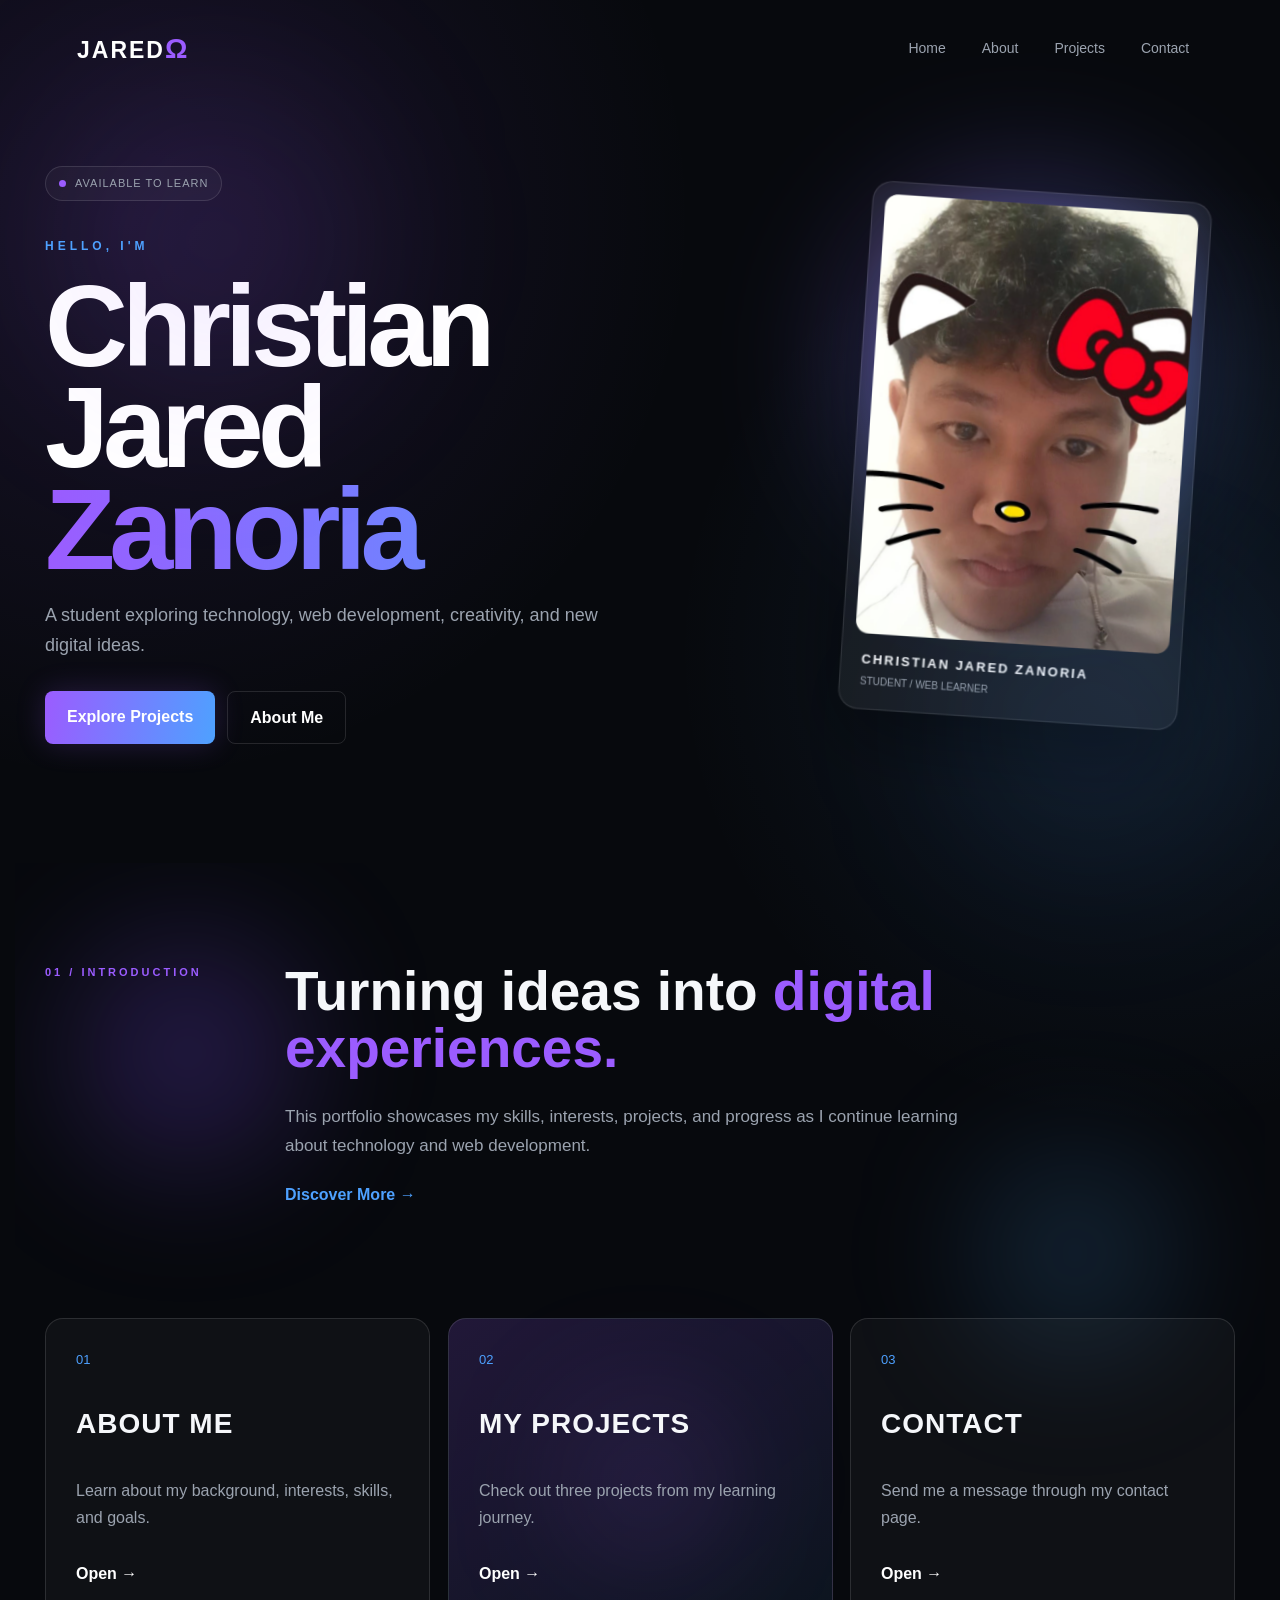
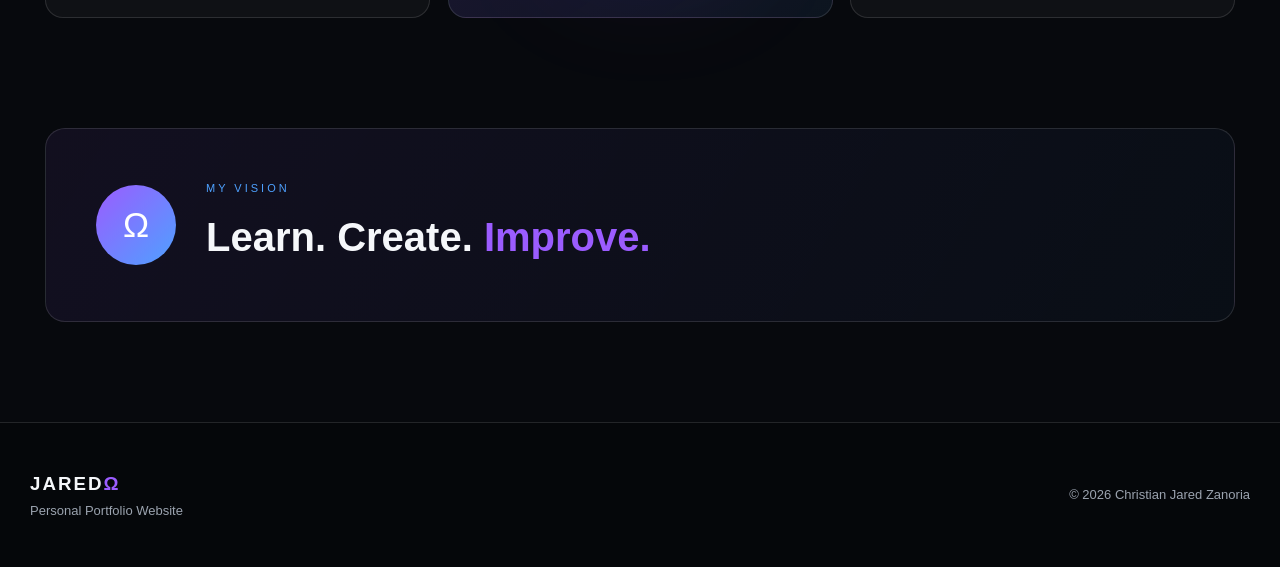
<file: index.html>
<!DOCTYPE html>
<html lang="en">

<head>
    <meta charset="UTF-8">
    <meta name="viewport" content="width=device-width, initial-scale=1.0">

    <title>Christian Jared Zanoria | Portfolio</title>

    <link rel="stylesheet" href="style.css">
</head>

<body>

<header>

    <nav>

        <div class="nav-container">

            <a href="index.html" class="logo">
                JARED<span>Ω</span>
            </a>

            <div class="nav-links">

                <a href="index.html">Home</a>
                <a href="about.html">About</a>
                <a href="projects.html">Projects</a>
                <a href="contact.html">Contact</a>

            </div>

        </div>

    </nav>


    <section class="hero">

        <div class="hero-content">

            <div class="status">
                <span></span>
                AVAILABLE TO LEARN
            </div>

            <p class="intro">
                HELLO, I'M
            </p>

            <h1>
                Christian Jared
                <strong>Zanoria</strong>
            </h1>

            <p class="hero-text">
                A student exploring technology, web development,
                creativity, and new digital ideas.
            </p>

            <div class="hero-buttons">

                <a href="projects.html" class="main-button">
                    Explore Projects
                </a>

                <a href="about.html" class="outline-button">
                    About Me
                </a>

            </div>

        </div>


        <div class="profile-container">

            <div class="glow-circle"></div>

            <div class="profile-card">

                <img src="images/profile.jpg"
                     alt="Reencarl Omega">

                <div class="profile-info">

                    <strong>CHRISTIAN JARED ZANORIA</strong>

                    <span>STUDENT / WEB LEARNER</span>

                </div>

            </div>

        </div>

    </section>

</header>


<main>
    
    <div class="floating-orb orb-1"></div>
    <div class="floating-orb orb-2"></div>
    <div class="floating-orb orb-3"></div>
    
    <section class="welcome">

        <div class="section-tag">
            01 / INTRODUCTION
        </div>

        <div class="welcome-content">

            <h2>
                Turning ideas into
                <span>digital experiences.</span>
            </h2>

            <p>
                This portfolio showcases my skills, interests,
                projects, and progress as I continue learning
                about technology and web development.
            </p>

            <a href="about.html">
                Discover More →
            </a>

        </div>

    </section>


    <section class="feature-grid">

        <article class="feature-card">

            <span>01</span>

            <h3>ABOUT ME</h3>

            <p>
                Learn about my background,
                interests, skills, and goals.
            </p>

            <a href="about.html">
                Open →
            </a>

        </article>


        <article class="feature-card featured">

            <span>02</span>

            <h3>MY PROJECTS</h3>

            <p>
                Check out three projects
                from my learning journey.
            </p>

            <a href="projects.html">
                Open →
            </a>

        </article>


        <article class="feature-card">

            <span>03</span>

            <h3>CONTACT</h3>

            <p>
                Send me a message through
                my contact page.
            </p>

            <a href="contact.html">
                Open →
            </a>

        </article>

    </section>


    <aside class="vision">

        <div class="vision-symbol">
            Ω
        </div>

        <div>

            <p>MY VISION</p>

            <h2>
                Learn. Create.
                <span>Improve.</span>
            </h2>

        </div>

    </aside>

</main>


<footer>

    <div class="footer-container">

        <div>

            <h3>
                JARED<span>Ω</span>
            </h3>

            <p>
                Personal Portfolio Website
            </p>

        </div>

        <p>
            © 2026 Christian Jared Zanoria
        </p>

    </div>

</footer>

</body>
</html>
</file>
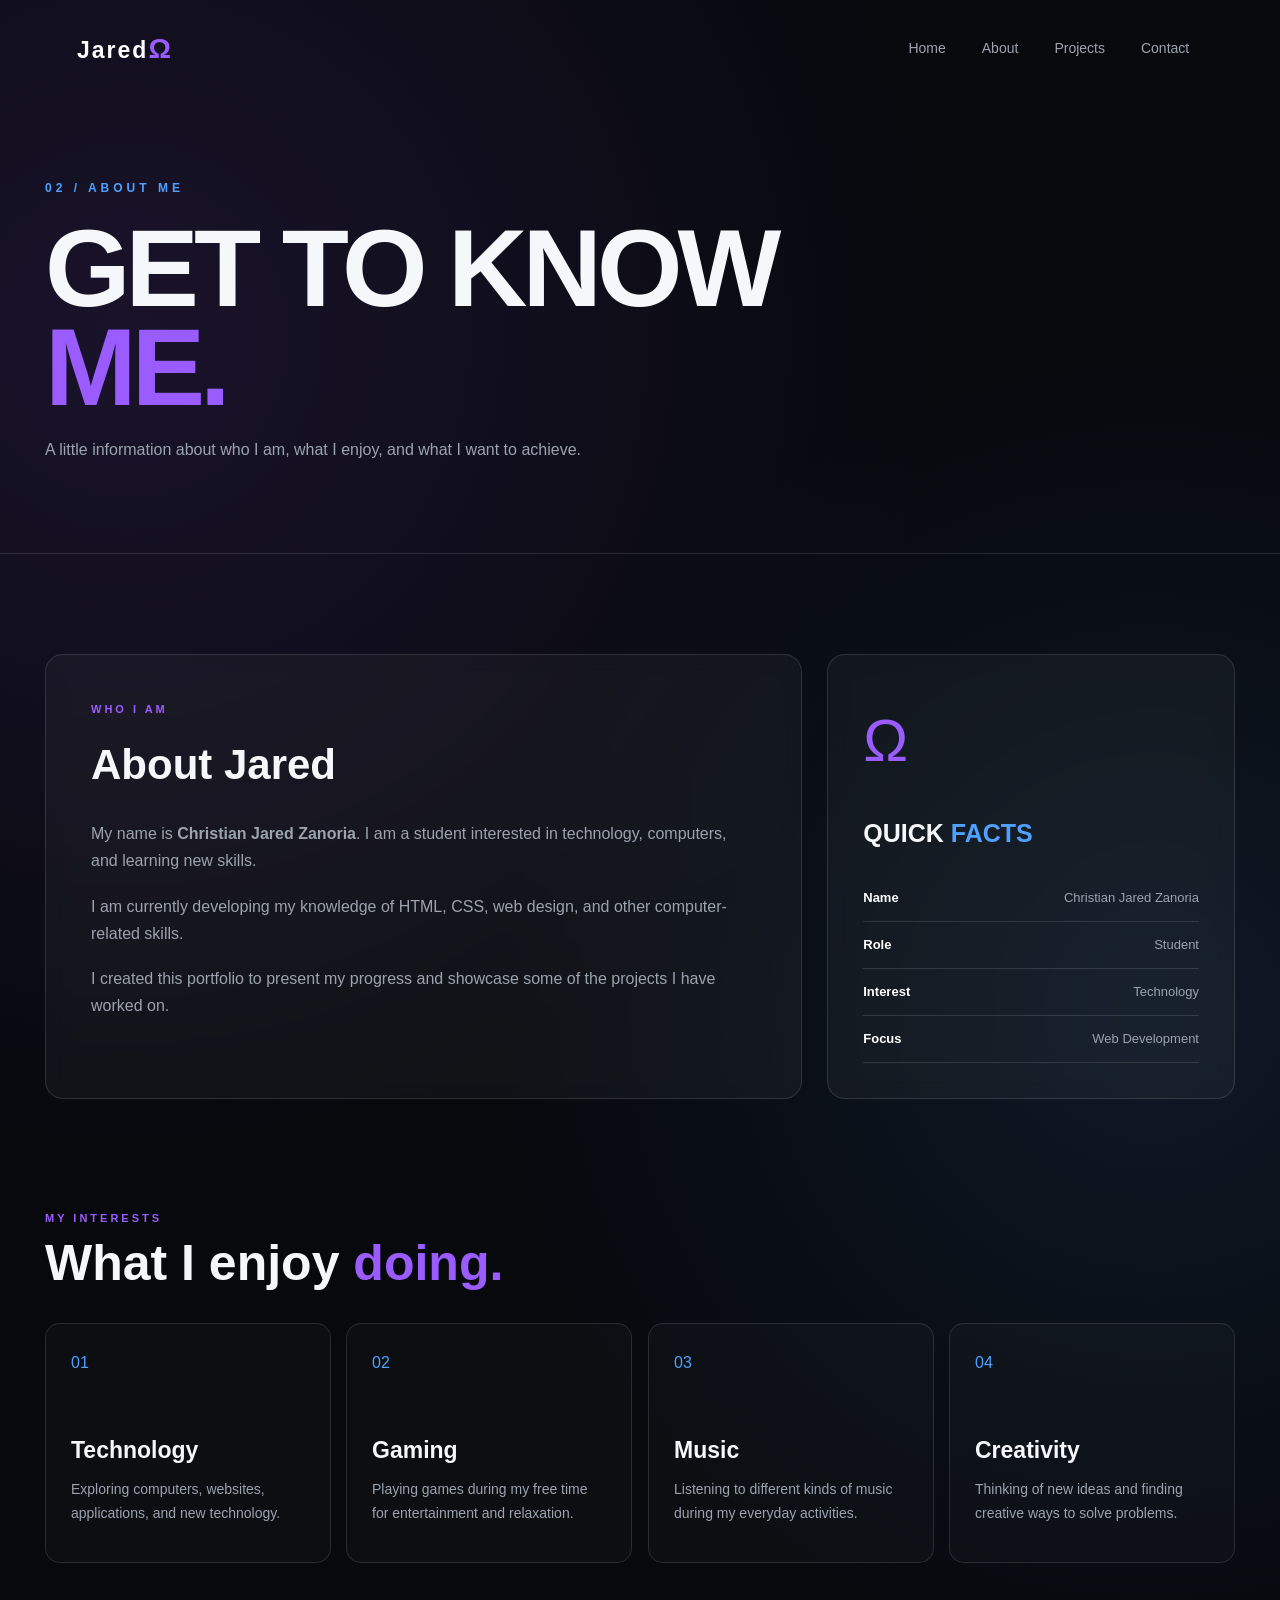
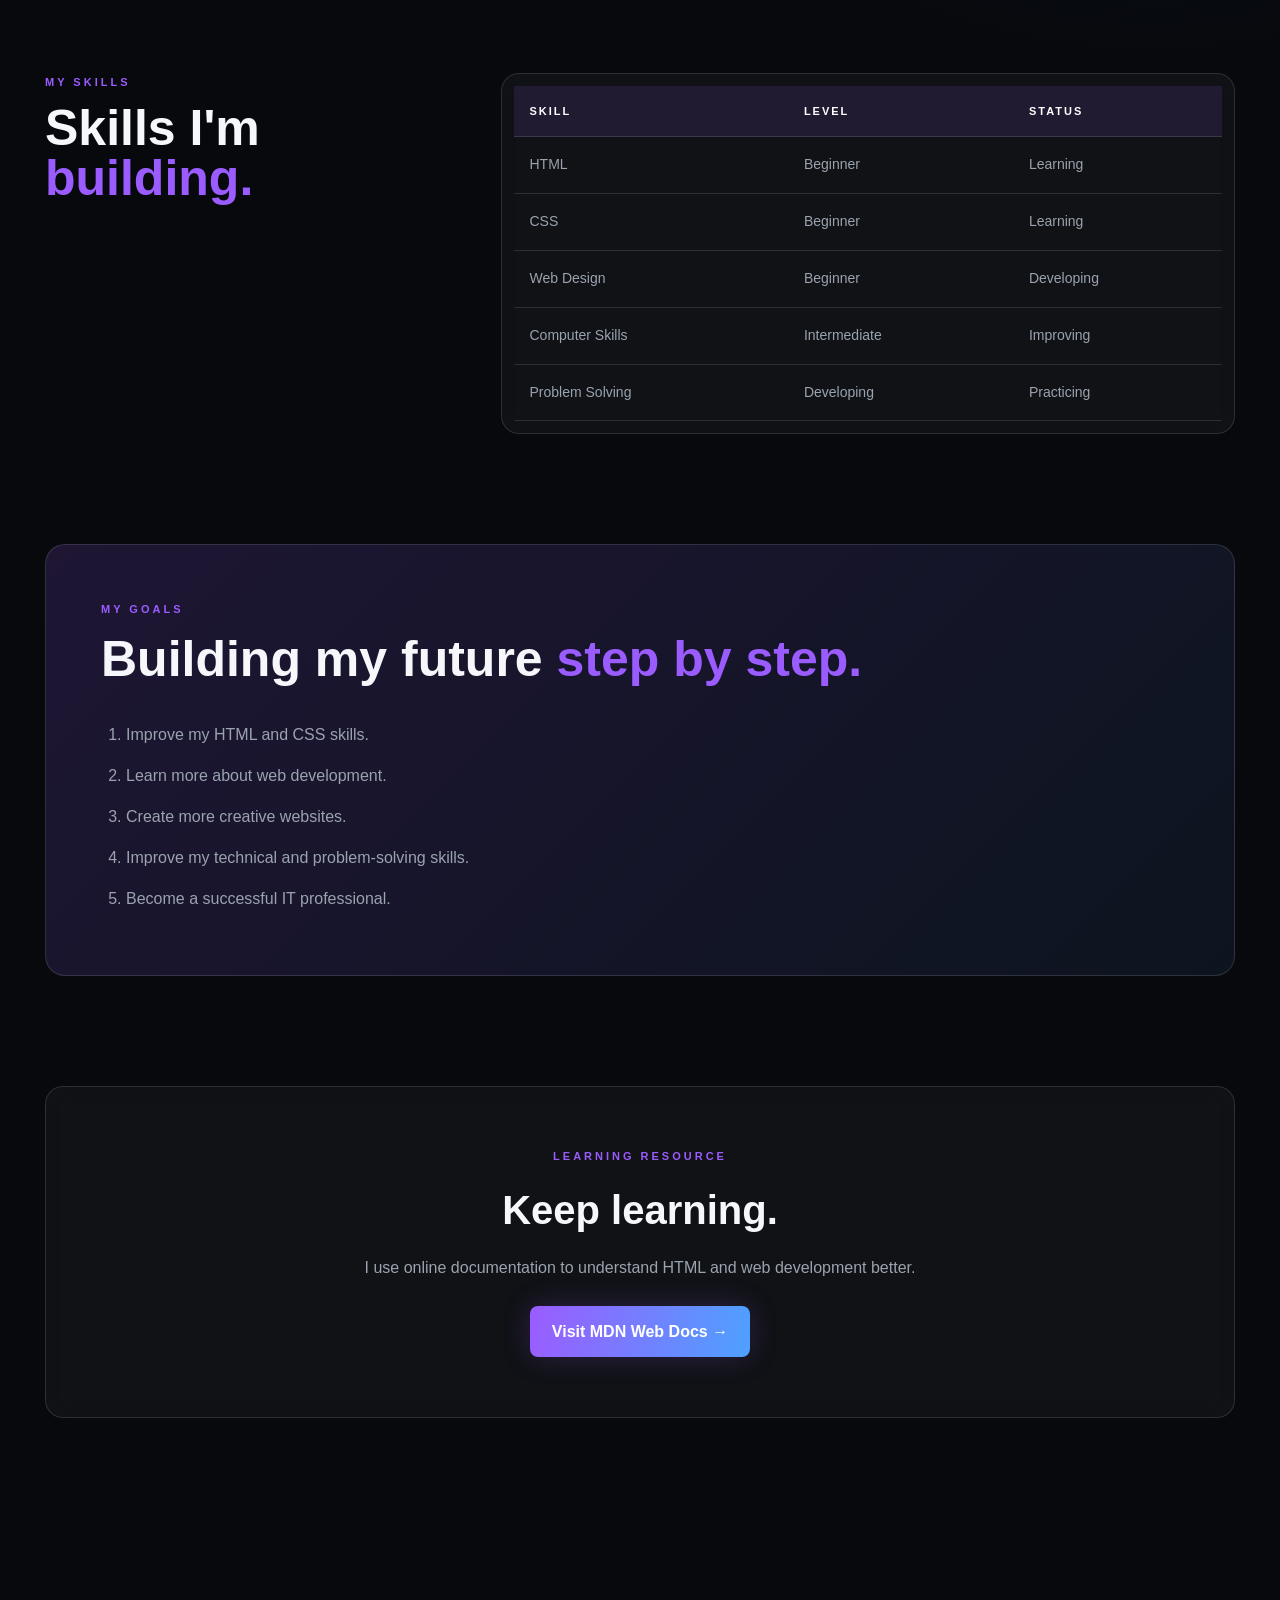
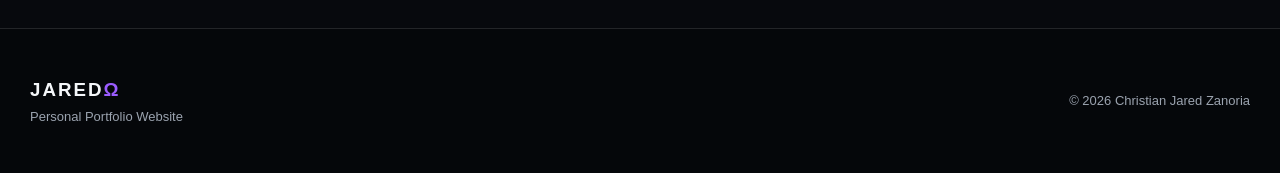
<file: about.html>
<!DOCTYPE html>
<html lang="en">

<head>

    <meta charset="UTF-8">

    <meta name="viewport"
          content="width=device-width, initial-scale=1.0">

    <title>About | Christian Jared Zanoria</title>

    <link rel="stylesheet" href="style.css">

</head>

<body>

<header class="inner-header">

    <nav>

        <div class="nav-container">

            <a href="index.html" class="logo">
                Jared<span>Ω</span>
            </a>

            <div class="nav-links">

                <a href="index.html">Home</a>
                <a href="about.html">About</a>
                <a href="projects.html">Projects</a>
                <a href="contact.html">Contact</a>

            </div>

        </div>

    </nav>


    <div class="page-heading">

        <p class="intro">
            02 / ABOUT ME
        </p>

        <h1>
            GET TO KNOW
            <span>ME.</span>
        </h1>

        <p>
            A little information about who I am,
            what I enjoy, and what I want to achieve.
        </p>

    </div>

</header>


<main>

    <section class="about-layout">

        <article class="glass-card">

            <p class="section-tag">
                WHO I AM
            </p>

            <h2>
                About Jared
            </h2>

            <p>
                My name is <strong>Christian Jared Zanoria</strong>.
                I am a student interested in technology,
                computers, and learning new skills.
            </p>

            <p>
                I am currently developing my knowledge
                of HTML, CSS, web design, and other
                computer-related skills.
            </p>

            <p>
                I created this portfolio to present my
                progress and showcase some of the projects
                I have worked on.
            </p>

        </article>


        <aside class="quick-card">

            <div class="omega">
                Ω
            </div>

            <h3>
                QUICK
                <span>FACTS</span>
            </h3>

            <ul>

                <li>
                    <b>Name</b>
                    Christian Jared Zanoria
                </li>

                <li>
                    <b>Role</b>
                    Student
                </li>

                <li>
                    <b>Interest</b>
                    Technology
                </li>

                <li>
                    <b>Focus</b>
                    Web Development
                </li>

            </ul>

        </aside>

    </section>


    <section>

        <div class="section-heading">

            <p class="section-tag">
                MY INTERESTS
            </p>

            <h2>
                What I enjoy
                <span>doing.</span>
            </h2>

        </div>


        <div class="interest-grid">

            <article>

                <span>01</span>

                <h3>Technology</h3>

                <p>
                    Exploring computers, websites,
                    applications, and new technology.
                </p>

            </article>


            <article>

                <span>02</span>

                <h3>Gaming</h3>

                <p>
                    Playing games during my free time
                    for entertainment and relaxation.
                </p>

            </article>


            <article>

                <span>03</span>

                <h3>Music</h3>

                <p>
                    Listening to different kinds of music
                    during my everyday activities.
                </p>

            </article>


            <article>

                <span>04</span>

                <h3>Creativity</h3>

                <p>
                    Thinking of new ideas and finding
                    creative ways to solve problems.
                </p>

            </article>

        </div>

    </section>


    <section class="skills">

        <div class="skills-title">

            <p class="section-tag">
                MY SKILLS
            </p>

            <h2>
                Skills I'm
                <span>building.</span>
            </h2>

        </div>


        <div class="table-box">

            <table>

                <thead>

                    <tr>
                        <th>SKILL</th>
                        <th>LEVEL</th>
                        <th>STATUS</th>
                    </tr>

                </thead>

                <tbody>

                    <tr>
                        <td>HTML</td>
                        <td>Beginner</td>
                        <td>Learning</td>
                    </tr>

                    <tr>
                        <td>CSS</td>
                        <td>Beginner</td>
                        <td>Learning</td>
                    </tr>

                    <tr>
                        <td>Web Design</td>
                        <td>Beginner</td>
                        <td>Developing</td>
                    </tr>

                    <tr>
                        <td>Computer Skills</td>
                        <td>Intermediate</td>
                        <td>Improving</td>
                    </tr>

                    <tr>
                        <td>Problem Solving</td>
                        <td>Developing</td>
                        <td>Practicing</td>
                    </tr>

                </tbody>

            </table>

        </div>

    </section>


    <section class="goals">

        <p class="section-tag">
            MY GOALS
        </p>

        <h2>
            Building my future
            <span>step by step.</span>
        </h2>

        <ol>

            <li>
                Improve my HTML and CSS skills.
            </li>

            <li>
                Learn more about web development.
            </li>

            <li>
                Create more creative websites.
            </li>

            <li>
                Improve my technical and problem-solving skills.
            </li>

            <li>
                Become a successful IT professional.
            </li>

        </ol>

    </section>


    <section class="resource">

        <p class="section-tag">
            LEARNING RESOURCE
        </p>

        <h2>
            Keep learning.
        </h2>

        <p>
            I use online documentation to understand
            HTML and web development better.
        </p>

        <a href="https://developer.mozilla.org/"
           target="_blank"
           class="main-button">

            Visit MDN Web Docs →

        </a>

    </section>

</main>


<footer>

    <div class="footer-container">

        <div>

            <h3>
                JARED<span>Ω</span>
            </h3>

            <p>
                Personal Portfolio Website
            </p>

        </div>

        <p>
            © 2026 Christian Jared Zanoria
        </p>

    </div>

</footer>

</body>
</html>
</file>
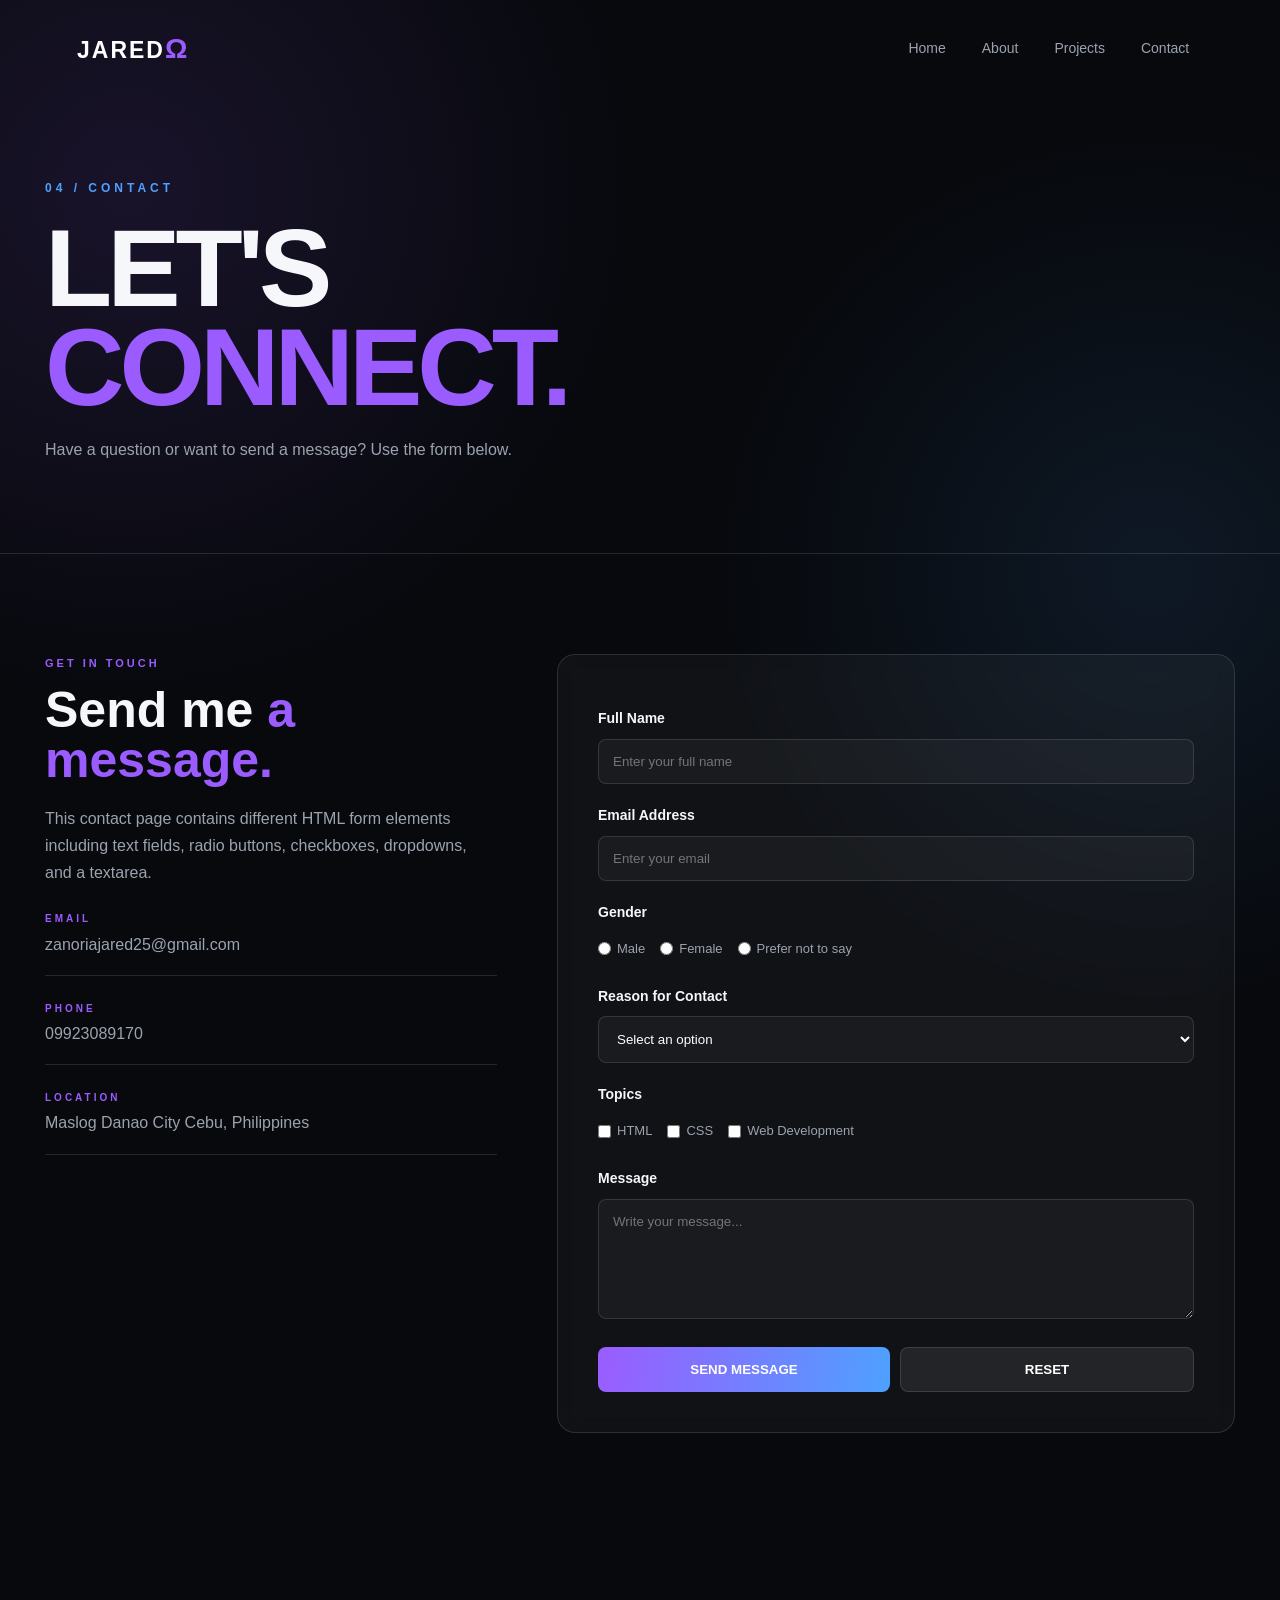
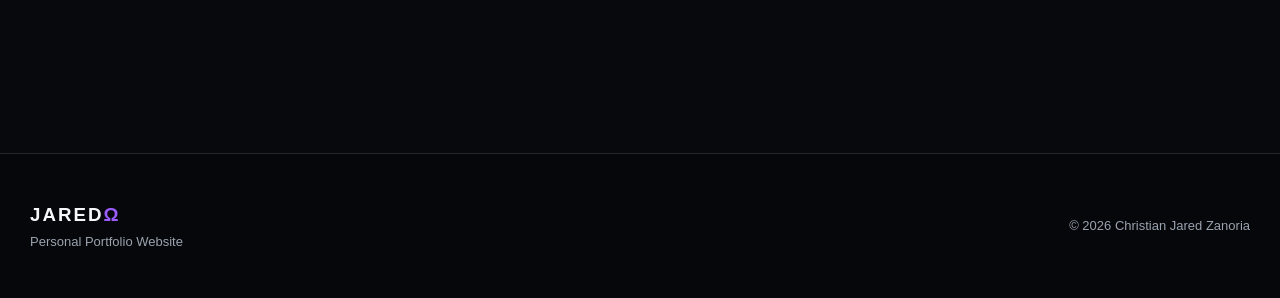
<file: contact.html>
<!DOCTYPE html>
<html lang="en">

<head>

    <meta charset="UTF-8">

    <meta name="viewport"
          content="width=device-width, initial-scale=1.0">

    <title>Contact | Christian Jared Zanoria</title>

    <link rel="stylesheet" href="style.css">

</head>

<body>

<header class="inner-header">

    <nav>

        <div class="nav-container">

            <a href="index.html" class="logo">
                JARED<span>Ω</span>
            </a>

            <div class="nav-links">

                <a href="index.html">Home</a>
                <a href="about.html">About</a>
                <a href="projects.html">Projects</a>
                <a href="contact.html">Contact</a>

            </div>

        </div>

    </nav>


    <div class="page-heading">

        <p class="intro">
            04 / CONTACT
        </p>

        <h1>
            LET'S
            <span>CONNECT.</span>
        </h1>

        <p>
            Have a question or want to send a message?
            Use the form below.
        </p>

    </div>

</header>


<main>

    <section class="contact-layout">


        <div class="contact-information">

            <p class="section-tag">
                GET IN TOUCH
            </p>

            <h2>
                Send me
                <span>a message.</span>
            </h2>

            <p>
                This contact page contains different
                HTML form elements including text fields,
                radio buttons, checkboxes, dropdowns,
                and a textarea.
            </p>


            <div class="contact-item">

                <span>EMAIL</span>

                <p>
                    zanoriajared25@gmail.com
                </p>

            </div>


            <div class="contact-item">

                <span>PHONE</span>

                <p>
                    09923089170
                </p>

            </div>


            <div class="contact-item">

                <span>LOCATION</span>

                <p>
                    Maslog Danao City Cebu, Philippines
                </p>

            </div>

        </div>


        <section class="form-card">

            <form action="#" method="post">


                <label for="name">
                    Full Name
                </label>

                <input
                    type="text"
                    id="name"
                    name="name"
                    placeholder="Enter your full name"
                    required
                >


                <label for="email">
                    Email Address
                </label>

                <input
                    type="email"
                    id="email"
                    name="email"
                    placeholder="Enter your email"
                    required
                >


                <label>
                    Gender
                </label>

                <div class="form-options">

                    <label>
                        <input
                            type="radio"
                            name="gender"
                            value="male">
                        Male
                    </label>

                    <label>
                        <input
                            type="radio"
                            name="gender"
                            value="female">
                        Female
                    </label>

                    <label>
                        <input
                            type="radio"
                            name="gender"
                            value="other">
                        Prefer not to say
                    </label>

                </div>


                <label for="reason">
                    Reason for Contact
                </label>

                <select
                    id="reason"
                    name="reason">

                    <option value="">
                        Select an option
                    </option>

                    <option value="question">
                        Ask a Question
                    </option>

                    <option value="feedback">
                        Give Feedback
                    </option>

                    <option value="project">
                        Project Inquiry
                    </option>

                    <option value="other">
                        Other
                    </option>

                </select>


                <label>
                    Topics
                </label>

                <div class="form-options">

                    <label>
                        <input
                            type="checkbox"
                            name="topic"
                            value="html">
                        HTML
                    </label>

                    <label>
                        <input
                            type="checkbox"
                            name="topic"
                            value="css">
                        CSS
                    </label>

                    <label>
                        <input
                            type="checkbox"
                            name="topic"
                            value="web">
                        Web Development
                    </label>

                </div>


                <label for="message">
                    Message
                </label>

                <textarea
                    id="message"
                    name="message"
                    rows="6"
                    placeholder="Write your message..."
                    required
                ></textarea>


                <div class="form-buttons">

                    <button type="submit">
                        SEND MESSAGE
                    </button>

                    <button type="reset"
                            class="reset">
                        RESET
                    </button>

                </div>

            </form>

        </section>

    </section>

</main>


<footer>

    <div class="footer-container">

        <div>

            <h3>
                JARED<span>Ω</span>
            </h3>

            <p>
                Personal Portfolio Website
            </p>

        </div>

        <p>
            © 2026 Christian Jared Zanoria
        </p>

    </div>

</footer>

</body>
</html>
</file>
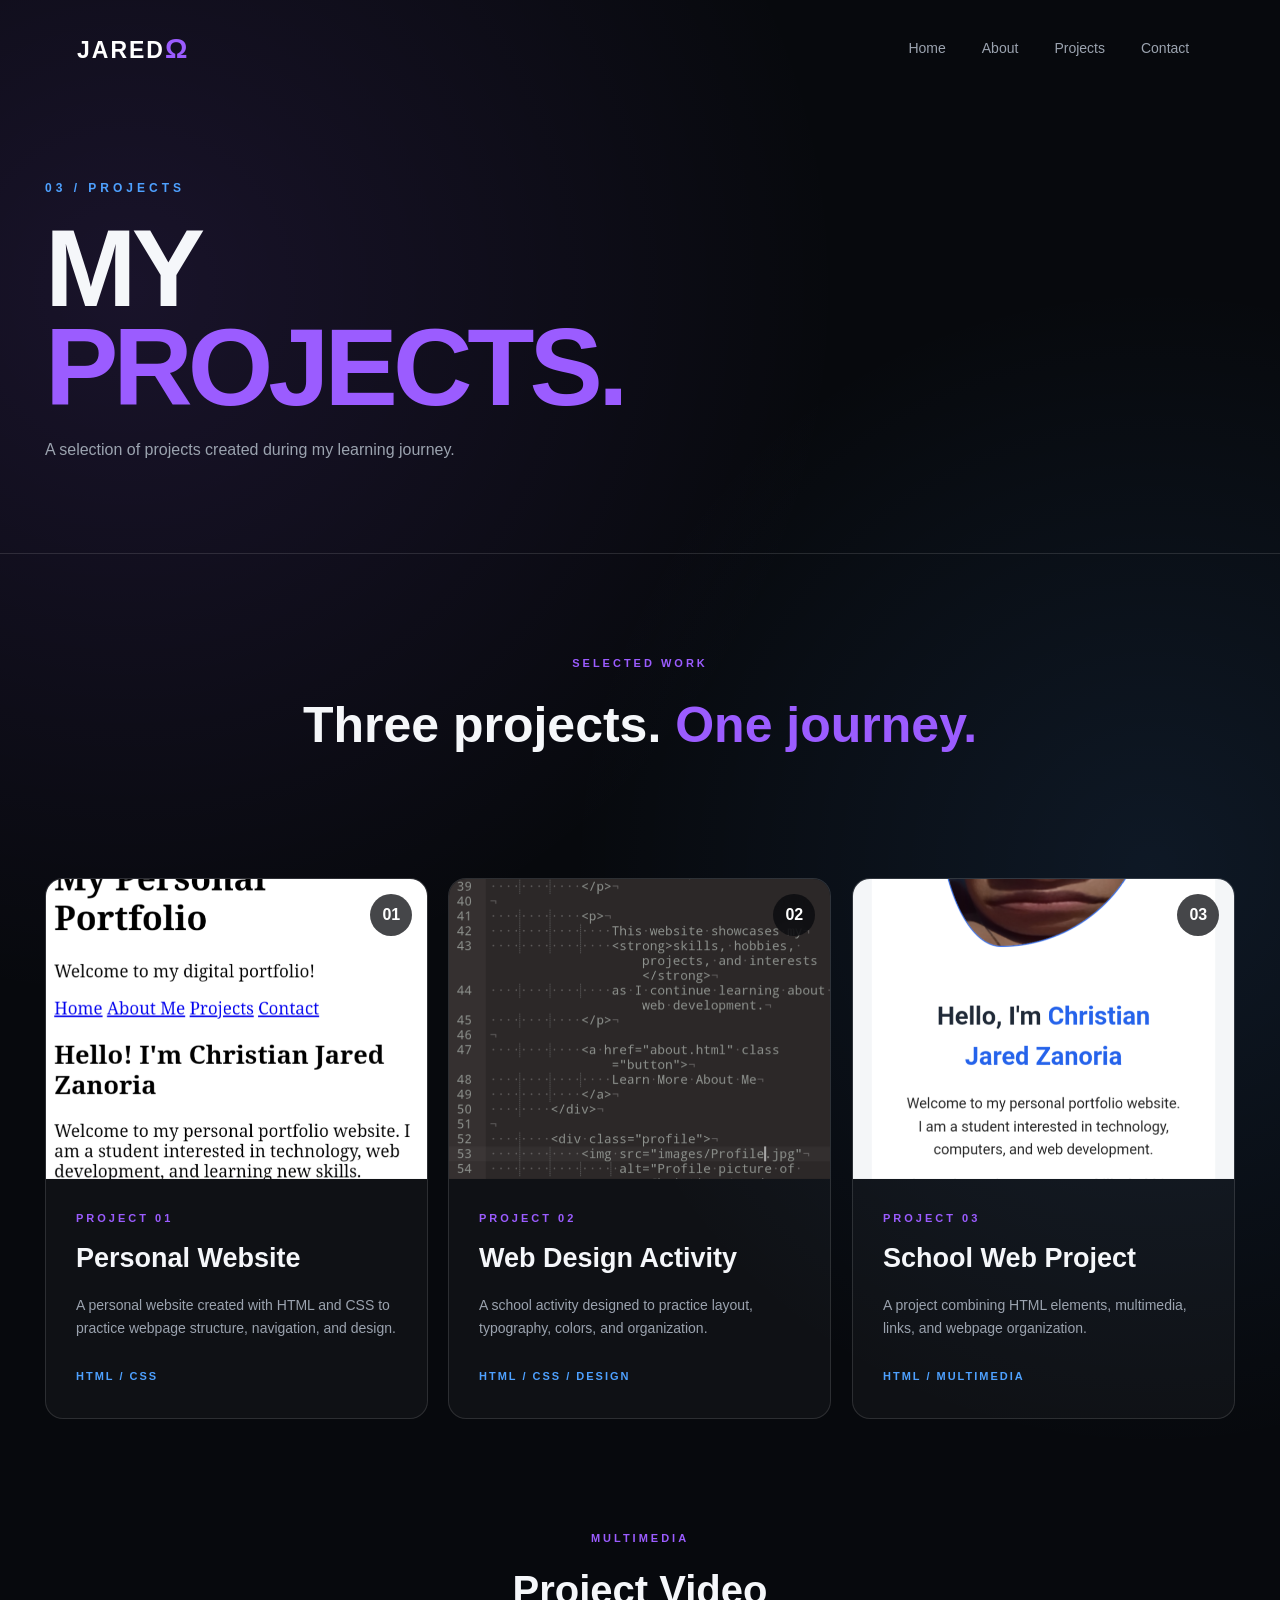
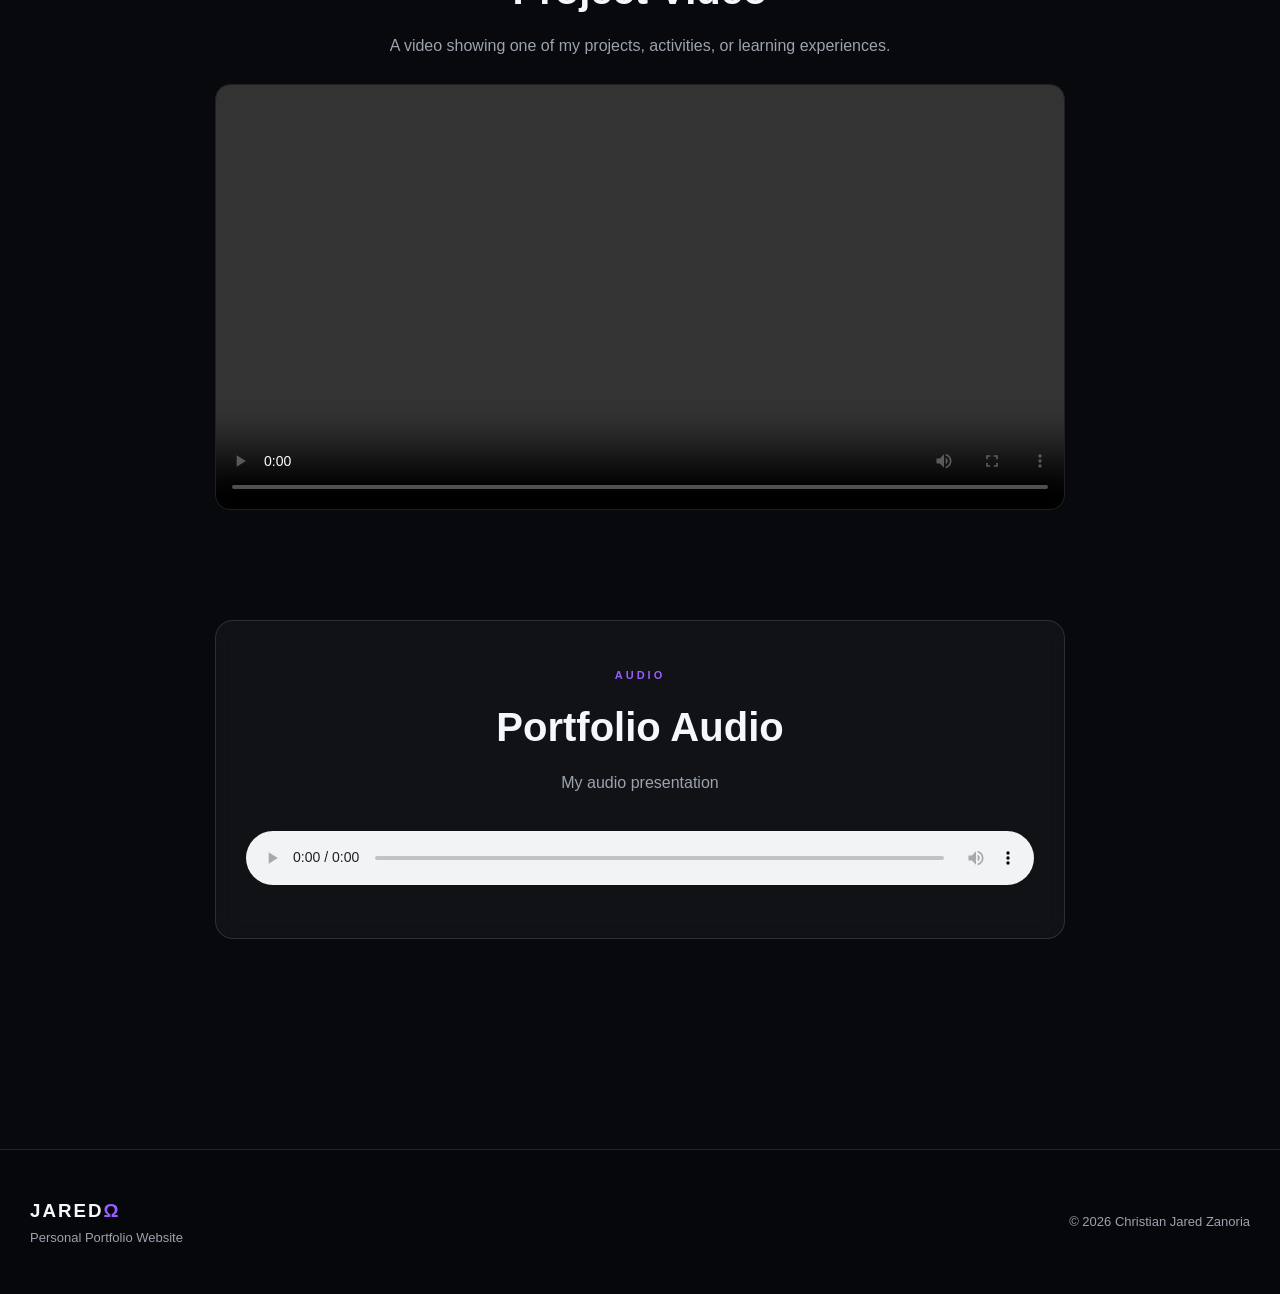
<file: projects.html>
<!DOCTYPE html>
<html lang="en">

<head>

    <meta charset="UTF-8">

    <meta name="viewport"
          content="width=device-width, initial-scale=1.0">

    <title>Projects | Christian Jared Zanoria</title>

    <link rel="stylesheet" href="style.css">

</head>

<body>

<header class="inner-header">

    <nav>

        <div class="nav-container">

            <a href="index.html" class="logo">
                JARED<span>Ω</span>
            </a>

            <div class="nav-links">

                <a href="index.html">Home</a>
                <a href="about.html">About</a>
                <a href="projects.html">Projects</a>
                <a href="contact.html">Contact</a>

            </div>

        </div>

    </nav>


    <div class="page-heading">

        <p class="intro">
            03 / PROJECTS
        </p>

        <h1>
            MY
            <span>PROJECTS.</span>
        </h1>

        <p>
            A selection of projects created
            during my learning journey.
        </p>

    </div>

</header>


<main>

    <section class="project-intro">

        <p class="section-tag">
            SELECTED WORK
        </p>

        <h2>
            Three projects.
            <span>One journey.</span>
        </h2>

    </section>


    <section class="project-grid">


        <article class="project-card">

            <div class="project-image">

                <img src="images/project1.jpg"
                     alt="Personal Website Project">

                <div class="project-number">
                    01
                </div>

            </div>

            <div class="project-details">

                <p class="section-tag">
                    PROJECT 01
                </p>

                <h2>
                    Personal Website
                </h2>

                <p>
                    A personal website created with HTML
                    and CSS to practice webpage structure,
                    navigation, and design.
                </p>

                <strong>
                    HTML / CSS
                </strong>

            </div>

        </article>


        <article class="project-card">

            <div class="project-image">

                <img src="images/project2.jpg"
                     alt="Web Design Project">

                <div class="project-number">
                    02
                </div>

            </div>

            <div class="project-details">

                <p class="section-tag">
                    PROJECT 02
                </p>

                <h2>
                    Web Design Activity
                </h2>

                <p>
                    A school activity designed to practice
                    layout, typography, colors, and
                    organization.
                </p>

                <strong>
                    HTML / CSS / DESIGN
                </strong>

            </div>

        </article>


        <article class="project-card">

            <div class="project-image">

                <img src="images/project3.jpg"
                     alt="School Web Project">

                <div class="project-number">
                    03
                </div>

            </div>

            <div class="project-details">

                <p class="section-tag">
                    PROJECT 03
                </p>

                <h2>
                    School Web Project
                </h2>

                <p>
                    A project combining HTML elements,
                    multimedia, links, and webpage
                    organization.
                </p>

                <strong>
                    HTML / MULTIMEDIA
                </strong>

            </div>

        </article>

    </section>


    <section class="video-section">

        <p class="section-tag">
            MULTIMEDIA
        </p>

        <h2>
            Project Video
        </h2>

        <p>
            A video showing one of my projects,
            activities, or learning experiences.
        </p>

        <video controls>

            <source src="videos/project-video.mp4"
                    type="video/mp4">


        </video>

    </section>
    
    <section class="audio-section">

    <p class="section-tag">
        AUDIO
    </p>

    <h2>
        Portfolio Audio
    </h2>

    <p>
        My audio presentation
    </p>

    <audio controls>

        <source
            src="audio/portfolio-audio.mp3"
            type="audio/mpeg">


    </audio>

</section>

</main>


<footer>

    <div class="footer-container">

        <div>

            <h3>
                JARED<span>Ω</span>
            </h3>

            <p>
                Personal Portfolio Website
            </p>

        </div>

        <p>
            © 2026 Christian Jared Zanoria
        </p>

    </div>

</footer>

</body>
</html>
</file>
<file: style.css>
/* ==========================================
   Jared Zanoria PORTFOLIO
   FUTURISTIC GLASS DESIGN
========================================== */

* {
    margin: 0;
    padding: 0;
    box-sizing: border-box;
}

:root {
    --black: #07090d;
    --dark: #0d1118;
    --card: rgba(255,255,255,0.06);

    --white: #f5f7fa;
    --gray: #9ba3af;

    --purple: #9b5cff;
    --blue: #4ea1ff;

    --line: rgba(255,255,255,0.12);
}

html {
    scroll-behavior: smooth;
}

body {
    font-family: Arial, Helvetica, sans-serif;

    background:
        radial-gradient(
            circle at 10% 10%,
            rgba(155,92,255,0.12),
            transparent 25%
        ),
        radial-gradient(
            circle at 90% 30%,
            rgba(78,161,255,0.10),
            transparent 25%
        ),
        var(--black);

    color: var(--white);

    line-height: 1.7;
}

a {
    transition: 0.3s;
}

img {
    max-width: 100%;
}


/* ==========================================
   NAVIGATION
========================================== */

nav {
    padding: 25px 6%;

    position: relative;
    z-index: 20;
}

.nav-container {
    max-width: 1250px;

    margin: auto;

    display: flex;

    justify-content: space-between;

    align-items: center;
}

.logo {
    color: white;

    text-decoration: none;

    font-size: 23px;

    font-weight: 900;

    letter-spacing: 2px;
}

.logo span {
    color: var(--purple);

    font-size: 28px;
}

.nav-links {
    display: flex;

    gap: 8px;
}

.nav-links a {
    color: var(--gray);

    text-decoration: none;

    padding: 8px 14px;

    font-size: 14px;

    border-radius: 20px;
}

.nav-links a:hover {
    color: white;

    background: rgba(155,92,255,0.12);
}


/* ==========================================
   HERO
========================================== */

.hero {
    max-width: 1250px;

    min-height: 85vh;

    margin: auto;

    padding: 50px 30px 100px;

    display: grid;

    grid-template-columns: 1fr 420px;

    gap: 90px;

    align-items: center;
}

.hero-content {
    max-width: 700px;
}

.status {
    display: inline-flex;

    align-items: center;

    gap: 9px;

    padding: 7px 13px;

    border: 1px solid var(--line);

    border-radius: 30px;

    color: var(--gray);

    font-size: 11px;

    letter-spacing: 1px;

    background: rgba(255,255,255,0.03);
}

.status span {
    width: 7px;
    height: 7px;

    border-radius: 50%;

    background: var(--purple);
}

.intro {
    color: var(--blue);

    font-size: 12px;

    letter-spacing: 4px;

    font-weight: bold;
}

.hero .intro {
    margin-top: 35px;
}

.hero h1 {
    font-size: clamp(65px, 9vw, 115px);

    line-height: 0.88;

    letter-spacing: -6px;

    margin: 20px 0;

    color: white;
}

.hero h1 strong {
    display: block;

    font-weight: 900;

    background: linear-gradient(
        90deg,
        var(--purple),
        var(--blue)
    );

    -webkit-background-clip: text;

    -webkit-text-fill-color: transparent;
}

.hero-text {
    color: var(--gray);

    font-size: 18px;

    max-width: 580px;

    margin-bottom: 30px;
}


/* ==========================================
   HERO BUTTONS
========================================== */

.hero-buttons {
    display: flex;

    gap: 12px;

    flex-wrap: wrap;
}

.main-button,
.outline-button {
    display: inline-block;

    padding: 12px 22px;

    border-radius: 8px;

    text-decoration: none;

    font-weight: bold;
}

.main-button {
    color: white;

    background:
        linear-gradient(
            100deg,
            var(--purple),
            var(--blue)
        );

    box-shadow:
        0 0 30px rgba(155,92,255,0.2);
}

.outline-button {
    color: white;

    border: 1px solid var(--line);
}

.main-button:hover,
.outline-button:hover {
    transform: translateY(-3px);
}


/* ==========================================
   PROFILE
========================================== */

.profile-container {
    position: relative;

    display: flex;

    justify-content: center;
}

.glow-circle {
    width: 340px;
    height: 340px;

    position: absolute;

    border-radius: 50%;

    background:
        linear-gradient(
            135deg,
            var(--purple),
            var(--blue)
        );

    filter: blur(70px);

    opacity: 0.35;
}

.profile-card {
    width: 340px;

    padding: 12px;

    position: relative;

    background: rgba(255,255,255,0.06);

    border: 1px solid var(--line);

    border-radius: 20px;

    backdrop-filter: blur(15px);

    transform: rotate(2deg);

    box-shadow:
        0 30px 80px rgba(0,0,0,0.4);
}

.profile-card img {
    width: 100%;

    height: 440px;

    object-fit: cover;

    display: block;

    border-radius: 13px;
}

.profile-info {
    padding: 15px 8px 7px;

    display: flex;

    flex-direction: column;
}

.profile-info strong {
    font-size: 13px;

    letter-spacing: 2px;
}

.profile-info span {
    color: var(--gray);

    font-size: 10px;

    margin-top: 2px;
}


/* ==========================================
   MAIN
========================================== */

main {
    max-width: 1250px;

    margin: auto;

    padding: 100px 30px;
}

main section {
    margin-bottom: 110px;
}


/* ==========================================
   WELCOME
========================================== */

.welcome {
    display: grid;

    grid-template-columns: 180px 1fr;

    gap: 60px;
}

.section-tag {
    color: var(--purple);

    font-size: 11px;

    letter-spacing: 3px;

    font-weight: bold;
}

.welcome-content {
    max-width: 850px;
}

.welcome h2 {
    font-size: 55px;

    line-height: 1.05;

    margin-bottom: 25px;
}

.welcome h2 span,
.section-heading h2 span,
.skills-title h2 span,
.goals h2 span,
.contact-information h2 span,
.project-intro h2 span {
    color: var(--purple);
}

.welcome p {
    color: var(--gray);

    font-size: 17px;

    max-width: 700px;

    margin-bottom: 20px;
}

.welcome a {
    color: var(--blue);

    text-decoration: none;

    font-weight: bold;
}


/* ==========================================
   FEATURE CARDS
========================================== */

.feature-grid {
    display: grid;

    grid-template-columns: repeat(3, 1fr);

    gap: 18px;
}

.feature-card {
    min-height: 300px;

    padding: 30px;

    border: 1px solid var(--line);

    border-radius: 18px;

    background: rgba(255,255,255,0.035);

    display: flex;

    flex-direction: column;

    justify-content: space-between;

    transition: 0.3s;
}

.feature-card:hover {
    transform: translateY(-8px);

    border-color: rgba(155,92,255,0.5);
}

.feature-card.featured {
    background:
        linear-gradient(
            145deg,
            rgba(155,92,255,0.18),
            rgba(78,161,255,0.08)
        );
}

.feature-card span {
    color: var(--blue);

    font-size: 13px;
}

.feature-card h3 {
    font-size: 28px;

    letter-spacing: 1px;
}

.feature-card p {
    color: var(--gray);
}

.feature-card a {
    color: white;

    text-decoration: none;

    font-weight: bold;
}


/* ==========================================
   VISION
========================================== */

.vision {
    padding: 50px;

    display: flex;

    align-items: center;

    gap: 30px;

    border: 1px solid var(--line);

    border-radius: 20px;

    background:
        linear-gradient(
            120deg,
            rgba(155,92,255,0.08),
            rgba(78,161,255,0.04)
        );
}

.vision-symbol {
    width: 80px;
    height: 80px;

    display: flex;

    align-items: center;
    justify-content: center;

    border-radius: 50%;

    font-size: 35px;

    color: white;

    background:
        linear-gradient(
            135deg,
            var(--purple),
            var(--blue)
        );
}

.vision p {
    color: var(--blue);

    font-size: 11px;

    letter-spacing: 3px;
}

.vision h2 {
    font-size: 40px;

    margin-top: 5px;
}

.vision h2 span {
    color: var(--purple);
}


/* ==========================================
   INNER PAGE HEADER
========================================== */

.inner-header {
    border-bottom: 1px solid var(--line);
}

.page-heading {
    max-width: 1250px;

    margin: auto;

    padding: 80px 30px 90px;
}

.page-heading h1 {
    font-size: clamp(60px, 9vw, 110px);

    line-height: 0.9;

    letter-spacing: -5px;

    margin: 20px 0;
}

.page-heading h1 span {
    display: block;

    color: var(--purple);
}

.page-heading > p:last-child {
    color: var(--gray);

    max-width: 600px;
}


/* ==========================================
   ABOUT
========================================== */

.about-layout {
    display: grid;

    grid-template-columns: 1.3fr 0.7fr;

    gap: 25px;
}

.glass-card,
.quick-card,
.table-box,
.form-card,
.resource {
    border: 1px solid var(--line);

    background: rgba(255,255,255,0.04);

    backdrop-filter: blur(10px);

    border-radius: 18px;
}

.glass-card {
    padding: 45px;
}

.glass-card h2 {
    font-size: 42px;

    margin: 10px 0 20px;
}

.glass-card p:not(.section-tag) {
    color: var(--gray);

    margin-bottom: 18px;
}

.quick-card {
    padding: 35px;
}

.omega {
    font-size: 60px;

    color: var(--purple);

    margin-bottom: 20px;
}

.quick-card h3 {
    font-size: 25px;

    margin-bottom: 20px;
}

.quick-card h3 span {
    color: var(--blue);
}

.quick-card ul {
    list-style: none;
}

.quick-card li {
    display: flex;

    justify-content: space-between;

    gap: 15px;

    padding: 12px 0;

    border-bottom: 1px solid var(--line);

    color: var(--gray);

    font-size: 13px;
}

.quick-card li b {
    color: white;
}


/* ==========================================
   INTERESTS
========================================== */

.section-heading {
    margin-bottom: 35px;
}

.section-heading h2 {
    font-size: 50px;

    line-height: 1;

    margin-top: 10px;
}

.interest-grid {
    display: grid;

    grid-template-columns: repeat(4, 1fr);

    gap: 15px;
}

.interest-grid article {
    min-height: 240px;

    padding: 25px;

    border: 1px solid var(--line);

    border-radius: 15px;

    background: rgba(255,255,255,0.025);
}

.interest-grid span {
    color: var(--blue);
}

.interest-grid h3 {
    margin-top: 55px;

    font-size: 23px;
}

.interest-grid p {
    color: var(--gray);

    font-size: 14px;

    margin-top: 8px;
}


/* ==========================================
   SKILLS
========================================== */

.skills {
    display: grid;

    grid-template-columns: 0.7fr 1.3fr;

    gap: 60px;
}

.skills-title h2 {
    font-size: 50px;

    line-height: 1;

    margin-top: 12px;
}

.table-box {
    padding: 12px;
}

table {
    width: 100%;

    border-collapse: collapse;
}

th,
td {
    text-align: left;

    padding: 16px;

    border-bottom: 1px solid var(--line);
}

th {
    color: white;

    background: rgba(155,92,255,0.12);

    font-size: 11px;

    letter-spacing: 2px;
}

td {
    color: var(--gray);

    font-size: 14px;
}


/* ==========================================
   GOALS
========================================== */

.goals {
    padding: 55px;

    border-radius: 20px;

    background:
        linear-gradient(
            135deg,
            rgba(155,92,255,0.16),
            rgba(78,161,255,0.08)
        );

    border: 1px solid var(--line);
}

.goals h2 {
    font-size: 50px;

    line-height: 1;

    max-width: 800px;

    margin: 15px 0 30px;
}

.goals ol {
    padding-left: 25px;

    color: var(--gray);

    max-width: 750px;
}

.goals li {
    padding: 7px 0;
}


/* ==========================================
   RESOURCE
========================================== */

.resource {
    padding: 60px 30px;

    text-align: center;
}

.resource h2 {
    font-size: 40px;

    margin: 10px 0;
}

.resource p:not(.section-tag) {
    color: var(--gray);

    margin-bottom: 25px;
}


/* ==========================================
   PROJECTS
========================================== */

.project-intro {
    text-align: center;
}

.project-intro h2 {
    font-size: 50px;

    margin-top: 10px;
}

.project-grid {
    display: grid;

    grid-template-columns: repeat(3, 1fr);

    gap: 20px;
}

.project-card {
    overflow: hidden;

    border: 1px solid var(--line);

    border-radius: 18px;

    background: rgba(255,255,255,0.035);

    transition: 0.3s;
}

.project-card:hover {
    transform: translateY(-8px);

    border-color: rgba(78,161,255,0.5);
}

.project-image {
    height: 300px;

    position: relative;
}

.project-image img {
    width: 100%;
    height: 100%;

    object-fit: cover;
}

.project-number {
    position: absolute;

    top: 15px;
    right: 15px;

    width: 42px;
    height: 42px;

    display: flex;

    align-items: center;
    justify-content: center;

    border-radius: 50%;

    color: white;

    background: rgba(7,9,13,0.75);

    backdrop-filter: blur(10px);

    font-weight: bold;
}

.project-details {
    padding: 30px;
}

.project-details h2 {
    font-size: 27px;

    margin: 8px 0 12px;
}

.project-details p:not(.section-tag) {
    color: var(--gray);

    font-size: 14px;

    margin-bottom: 20px;
}

.project-details strong {
    color: var(--blue);

    font-size: 11px;

    letter-spacing: 2px;
}


/* ==========================================
   VIDEO
========================================== */

.video-section {
    max-width: 850px;

    margin-left: auto;
    margin-right: auto;

    text-align: center;
}

.video-section h2 {
    font-size: 40px;

    margin: 8px 0;
}

.video-section p:not(.section-tag) {
    color: var(--gray);
}

.video-section video {
    width: 100%;

    display: block;

    margin-top: 25px;

    border-radius: 15px;

    background: black;

    border: 1px solid var(--line);
}


/* ==========================================
   CONTACT
========================================== */

.contact-layout {
    display: grid;

    grid-template-columns: 0.8fr 1.2fr;

    gap: 60px;
}

.contact-information {
    max-width: 550px;
}

.contact-information h2 {
    font-size: 50px;

    line-height: 1;

    margin: 12px 0 20px;
}

.contact-information > p:not(.section-tag) {
    color: var(--gray);
}

.contact-item {
    padding: 17px 0;

    border-bottom: 1px solid var(--line);
}

.contact-item span {
    color: var(--purple);

    font-size: 10px;

    letter-spacing: 3px;

    font-weight: bold;
}

.contact-item p {
    color: var(--gray);
}


/* ==========================================
   FORM
========================================== */

.form-card {
    padding: 40px;
}

form {
    display: flex;

    flex-direction: column;

    gap: 8px;
}

form > label {
    margin-top: 12px;

    font-weight: bold;

    font-size: 14px;
}

input[type="text"],
input[type="email"],
select,
textarea {
    width: 100%;

    padding: 14px;

    border-radius: 8px;

    border: 1px solid var(--line);

    background: rgba(255,255,255,0.04);

    color: white;

    font-family: inherit;

    outline: none;
}

select option {
    background: var(--dark);
}

input:focus,
select:focus,
textarea:focus {
    border-color: var(--purple);
}

textarea {
    resize: vertical;
}

.form-options {
    display: flex;

    flex-wrap: wrap;

    gap: 15px;

    margin: 5px 0;
}

.form-options label {
    display: flex;

    align-items: center;

    gap: 6px;

    color: var(--gray);

    font-size: 13px;

    font-weight: normal;
}

.form-options input {
    accent-color: var(--purple);
}

.form-buttons {
    display: flex;

    gap: 10px;

    margin-top: 20px;
}

.form-buttons button {
    flex: 1;

    padding: 14px;

    border: none;

    border-radius: 8px;

    background:
        linear-gradient(
            100deg,
            var(--purple),
            var(--blue)
        );

    color: white;

    font-weight: bold;

    cursor: pointer;
}

.form-buttons button:hover {
    transform: translateY(-2px);
}

.form-buttons .reset {
    background: rgba(255,255,255,0.08);

    border: 1px solid var(--line);
}


/* ==========================================
   FOOTER
========================================== */

footer {
    border-top: 1px solid var(--line);

    background: #05070a;

    padding: 45px 30px;
}

.footer-container {
    max-width: 1250px;

    margin: auto;

    display: flex;

    justify-content: space-between;

    align-items: center;
}

.footer-container h3 {
    letter-spacing: 2px;
}

.footer-container h3 span {
    color: var(--purple);
}

.footer-container p {
    color: var(--gray);

    font-size: 13px;
}


/* ==========================================
   RESPONSIVE
========================================== */

@media (max-width: 900px) {

    .nav-container {
        flex-direction: column;

        gap: 15px;
    }

    .hero {
        grid-template-columns: 1fr;

        text-align: center;

        gap: 70px;
    }

    .hero-content {
        margin: auto;
    }

    .hero-buttons {
        justify-content: center;
    }

    .profile-container {
        max-width: 360px;

        margin: auto;
    }

    .welcome,
    .about-layout,
    .skills,
    .contact-layout {
        grid-template-columns: 1fr;
    }

    .feature-grid {
        grid-template-columns: 1fr;
    }

    .interest-grid {
        grid-template-columns: repeat(2, 1fr);
    }

    .project-grid {
        grid-template-columns: 1fr;
    }

}


@media (max-width: 550px) {

    nav {
        padding: 20px 15px;
    }

    .nav-links {
        flex-wrap: wrap;

        justify-content: center;
    }

    .nav-links a {
        padding: 6px 8px;

        font-size: 13px;
    }

    .hero {
        padding: 45px 20px 80px;
    }

    .hero h1 {
        font-size: 62px;

        letter-spacing: -3px;
    }

    .profile-card {
        width: 280px;
    }

    .profile-card img {
        height: 370px;
    }

    main {
        padding: 70px 15px;
    }

    .welcome h2,
    .section-heading h2,
    .skills-title h2,
    .goals h2,
    .contact-information h2 {
        font-size: 38px;
    }

    .page-heading {
        padding: 65px 20px;
    }

    .page-heading h1 {
        font-size: 62px;
    }

    .interest-grid {
        grid-template-columns: 1fr;
    }

    .glass-card,
    .quick-card,
    .form-card {
        padding: 25px;
    }

    .goals {
        padding: 30px 25px;
    }

    .form-buttons {
        flex-direction: column;
    }

    .vision {
        padding: 30px;

        flex-direction: column;

        text-align: center;
    }

    .footer-container {
        flex-direction: column;

        gap: 15px;

        text-align: center;
    }

}
/* ==========================================
   AUDIO
========================================== */

.audio-section {
    max-width: 850px;

    margin-left: auto;
    margin-right: auto;

    text-align: center;

    padding: 45px 30px;

    border: 1px solid var(--line);

    border-radius: 18px;

    background: rgba(255,255,255,0.04);

    backdrop-filter: blur(10px);
}

.audio-section h2 {
    font-size: 40px;

    margin: 8px 0;
}

.audio-section p:not(.section-tag) {
    color: var(--gray);

    margin-bottom: 25px;
}

.audio-section audio {
    width: 100%;

    margin-top: 10px;
}
/* ==========================================
/* ==========================================
   REENCARL OMEGA
   CINEMATIC PAGE ENTRANCE
========================================== */

/* HEADER */
nav {
    animation: headerEnter 0.9s cubic-bezier(.16, 1, .3, 1) both;
}

.logo {
    animation: logoEnter 0.8s ease-out 0.2s both;
}

.nav-links a {
    animation: navEnter 0.6s ease-out both;
}

.nav-links a:nth-child(1) {
    animation-delay: 0.35s;
}

.nav-links a:nth-child(2) {
    animation-delay: 0.45s;
}

.nav-links a:nth-child(3) {
    animation-delay: 0.55s;
}

.nav-links a:nth-child(4) {
    animation-delay: 0.65s;
}


/* ==========================================
   HOME PAGE
========================================== */

.status {
    animation: enterLeft 0.8s ease-out 0.2s both;
}

.hero .intro {
    animation: enterLeft 0.9s ease-out 0.35s both;
}

.hero h1 {
    animation: titleEnter 1s cubic-bezier(.16, 1, .3, 1) 0.45s both;
}

.hero-text {
    animation: enterLeft 0.9s ease-out 0.65s both;
}

.hero-buttons {
    animation: enterBottom 0.8s ease-out 0.8s both;
}

.profile-container {
    animation: profileEnter 1.1s cubic-bezier(.16, 1, .3, 1) 0.45s both;
}


/* ==========================================
   WELCOME SECTION
========================================== */

.welcome .section-tag {
    animation: enterLeft 0.7s ease-out 0.2s both;
}

.welcome-content {
    animation: enterBottom 0.8s ease-out 0.35s both;
}


/* ==========================================
   FEATURE CARDS
========================================== */

.feature-card {
    animation: cardEnter 0.8s cubic-bezier(.16, 1, .3, 1) both;
}

.feature-card:nth-child(1) {
    animation-delay: 0.2s;
}

.feature-card:nth-child(2) {
    animation-delay: 0.35s;
}

.feature-card:nth-child(3) {
    animation-delay: 0.5s;
}


/* ==========================================
   VISION
========================================== */

.vision {
    animation: cardEnter 0.9s ease-out 0.3s both;
}

.vision-symbol {
    animation: symbolEnter 0.9s ease-out 0.5s both;
}


/* ==========================================
   INNER PAGE HEADINGS
========================================== */

.page-heading .section-tag {
    animation: enterLeft 0.7s ease-out 0.2s both;
}

.page-heading h1 {
    animation: titleEnter 1s ease-out 0.35s both;
}

.page-heading > p:last-child {
    animation: enterBottom 0.8s ease-out 0.55s both;
}


/* ==========================================
   ABOUT PAGE
========================================== */

.glass-card {
    animation: enterLeft 0.9s ease-out 0.25s both;
}

.quick-card {
    animation: enterRight 0.9s ease-out 0.4s both;
}

.interest-grid article {
    animation: cardEnter 0.7s ease-out both;
}

.interest-grid article:nth-child(1) {
    animation-delay: 0.15s;
}

.interest-grid article:nth-child(2) {
    animation-delay: 0.25s;
}

.interest-grid article:nth-child(3) {
    animation-delay: 0.35s;
}

.interest-grid article:nth-child(4) {
    animation-delay: 0.45s;
}


/* ==========================================
   SKILLS
========================================== */

.skills-title {
    animation: enterLeft 0.8s ease-out 0.2s both;
}

.table-box {
    animation: enterRight 0.9s ease-out 0.35s both;
}

.goals {
    animation: cardEnter 0.9s ease-out 0.3s both;
}

.resource {
    animation: cardEnter 0.9s ease-out 0.3s both;
}


/* ==========================================
   PROJECTS
========================================== */

.project-intro {
    animation: titleEnter 0.9s ease-out 0.2s both;
}

.project-card {
    animation: projectEnter 0.8s cubic-bezier(.16, 1, .3, 1) both;
}

.project-card:nth-child(1) {
    animation-delay: 0.25s;
}

.project-card:nth-child(2) {
    animation-delay: 0.4s;
}

.project-card:nth-child(3) {
    animation-delay: 0.55s;
}


/* ==========================================
   PROJECT IMAGE
========================================== */

.project-card .project-image img {
    animation: imageReveal 1s ease-out both;
}


/* ==========================================
   VIDEO
========================================== */

.video-section {
    animation: enterBottom 0.9s ease-out 0.25s both;
}

.video-section video {
    animation: mediaEnter 1s ease-out 0.45s both;
}


/* ==========================================
   AUDIO
========================================== */

.audio-section {
    animation: enterBottom 0.9s ease-out 0.35s both;
}

.audio-section audio {
    animation: mediaEnter 0.8s ease-out 0.55s both;
}


/* ==========================================
   CONTACT
========================================== */

.contact-information {
    animation: enterLeft 0.9s ease-out 0.25s both;
}

.form-card {
    animation: enterRight 0.9s ease-out 0.4s both;
}

.contact-item {
    animation: formEnter 0.6s ease-out both;
}

.contact-item:nth-child(1) {
    animation-delay: 0.3s;
}

.contact-item:nth-child(2) {
    animation-delay: 0.4s;
}

.contact-item:nth-child(3) {
    animation-delay: 0.5s;
}


/* ==========================================
   FORM ELEMENTS
========================================== */

.form-card input,
.form-card select,
.form-card textarea,
.form-card .form-options,
.form-card .form-buttons {
    animation: formEnter 0.6s ease-out both;
}

.form-card input:nth-of-type(1) {
    animation-delay: 0.2s;
}

.form-card input:nth-of-type(2) {
    animation-delay: 0.3s;
}

.form-card select {
    animation-delay: 0.4s;
}

.form-card textarea {
    animation-delay: 0.5s;
}

.form-card .form-options {
    animation-delay: 0.6s;
}

.form-card .form-buttons {
    animation-delay: 0.7s;
}


/* ==========================================
   FOOTER
========================================== */

footer {
    animation: footerEnter 0.9s ease-out 0.4s both;
}


/* ==========================================
   KEYFRAMES
========================================== */

@keyframes headerEnter {
    from {
        opacity: 0;
        transform: translateY(-60px);
    }

    to {
        opacity: 1;
        transform: translateY(0);
    }
}

@keyframes logoEnter {
    from {
        opacity: 0;
        transform: translateX(-35px) scale(0.9);
    }

    to {
        opacity: 1;
        transform: translateX(0) scale(1);
    }
}

@keyframes navEnter {
    from {
        opacity: 0;
        transform: translateY(-20px);
    }

    to {
        opacity: 1;
        transform: translateY(0);
    }
}

@keyframes enterLeft {
    from {
        opacity: 0;
        transform: translateX(-60px);
        filter: blur(6px);
    }

    to {
        opacity: 1;
        transform: translateX(0);
        filter: blur(0);
    }
}

@keyframes enterRight {
    from {
        opacity: 0;
        transform: translateX(60px);
        filter: blur(6px);
    }

    to {
        opacity: 1;
        transform: translateX(0);
        filter: blur(0);
    }
}

@keyframes enterBottom {
    from {
        opacity: 0;
        transform: translateY(50px);
        filter: blur(5px);
    }

    to {
        opacity: 1;
        transform: translateY(0);
        filter: blur(0);
    }
}

@keyframes titleEnter {
    from {
        opacity: 0;
        transform: translateY(40px) scale(0.94);
        filter: blur(10px);
    }

    to {
        opacity: 1;
        transform: translateY(0) scale(1);
        filter: blur(0);
    }
}

@keyframes profileEnter {
    from {
        opacity: 0;
        transform: translateX(80px) scale(0.85) rotate(8deg);
        filter: blur(8px);
    }

    to {
        opacity: 1;
        transform: translateX(0) scale(1) rotate(2deg);
        filter: blur(0);
    }
}

@keyframes cardEnter {
    from {
        opacity: 0;
        transform: translateY(45px) scale(0.92);
        filter: blur(5px);
    }

    to {
        opacity: 1;
        transform: translateY(0) scale(1);
        filter: blur(0);
    }
}

@keyframes projectEnter {
    from {
        opacity: 0;
        transform: translateY(70px) scale(0.88);
        filter: blur(7px);
    }

    to {
        opacity: 1;
        transform: translateY(0) scale(1);
        filter: blur(0);
    }
}

@keyframes symbolEnter {
    from {
        opacity: 0;
        transform: scale(0.4) rotate(-90deg);
    }

    to {
        opacity: 1;
        transform: scale(1) rotate(0);
    }
}

@keyframes imageReveal {
    from {
        opacity: 0;
        transform: scale(1.08);
    }

    to {
        opacity: 1;
        transform: scale(1);
    }
}

@keyframes mediaEnter {
    from {
        opacity: 0;
        transform: scale(0.94);
        filter: blur(5px);
    }

    to {
        opacity: 1;
        transform: scale(1);
        filter: blur(0);
    }
}

@keyframes formEnter {
    from {
        opacity: 0;
        transform: translateX(-25px);
    }

    to {
        opacity: 1;
        transform: translateX(0);
    }
}

@keyframes footerEnter {
    from {
        opacity: 0;
        transform: translateY(40px);
    }

    to {
        opacity: 1;
        transform: translateY(0);
    }
}


/* ==========================================
   CONTINUOUS AMBIENT GLOW
========================================== */

.hero::before {
    content: "";

    position: absolute;

    width: 300px;
    height: 300px;

    border-radius: 50%;

    background: rgba(155,92,255,0.12);

    filter: blur(90px);

    top: 10%;
    left: 5%;

    pointer-events: none;

    animation: ambientFloat 7s ease-in-out infinite alternate;
}

.hero::after {
    content: "";

    position: absolute;

    width: 250px;
    height: 250px;

    border-radius: 50%;

    background: rgba(78,161,255,0.10);

    filter: blur(90px);

    bottom: 5%;
    right: 5%;

    pointer-events: none;

    animation: ambientFloat 9s ease-in-out infinite alternate-reverse;
}

@keyframes ambientFloat {
    from {
        transform: translate(0, 0) scale(1);
    }

    to {
        transform: translate(40px, -30px) scale(1.15);
    }
       }
/* ==========================================
   CONTINUOUS FLOATING BACKGROUND
========================================== */

main {
    position: relative;
    overflow: hidden;
}

.floating-orb {
    position: absolute;
    border-radius: 50%;
    filter: blur(70px);
    pointer-events: none;
    z-index: 0;
    animation: floatingOrb 8s ease-in-out infinite alternate;
}

.orb-1 {
    width: 220px;
    height: 220px;
    background: rgba(130, 80, 255, 0.25);
    top: 80px;
    left: 5%;
}

.orb-2 {
    width: 180px;
    height: 180px;
    background: rgba(80, 170, 255, 0.20);
    top: 300px;
    right: 8%;
    animation-delay: 2s;
}

.orb-3 {
    width: 140px;
    height: 140px;
    background: rgba(190, 90, 255, 0.18);
    top: 550px;
    left: 45%;
    animation-delay: 4s;
}

@keyframes floatingOrb {
    0% {
        transform: translate(0, 0) scale(1);
    }

    50% {
        transform: translate(40px, -35px) scale(1.15);
    }

    100% {
        transform: translate(-30px, 45px) scale(0.9);
    }
}
.hero h1 {
    animation: neonGlow 2.5s ease-in-out infinite alternate;
}

@keyframes neonGlow {
    from {
        text-shadow: 0 0 5px rgba(150, 100, 255, 0.3);
    }

    to {
        text-shadow:
            0 0 10px rgba(150, 100, 255, 0.7),
            0 0 25px rgba(100, 170, 255, 0.5);
    }
}
</file>
